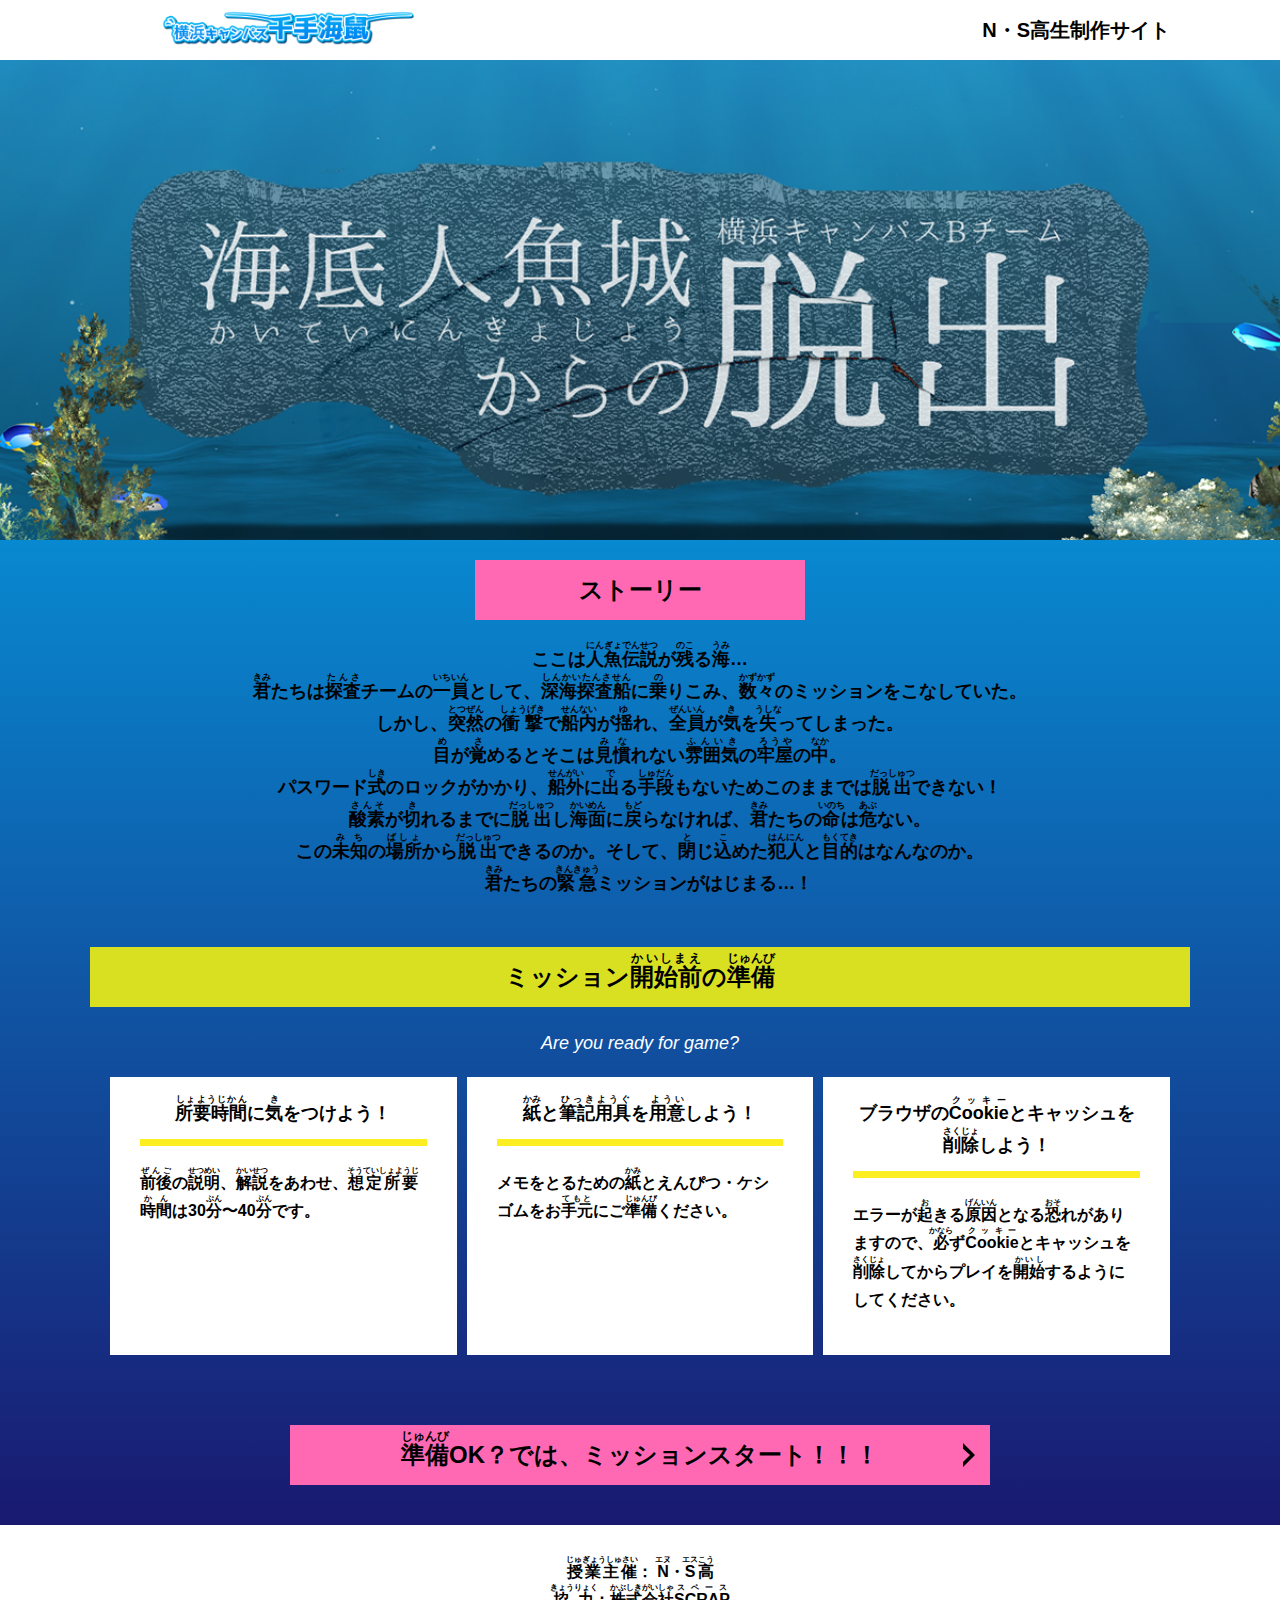
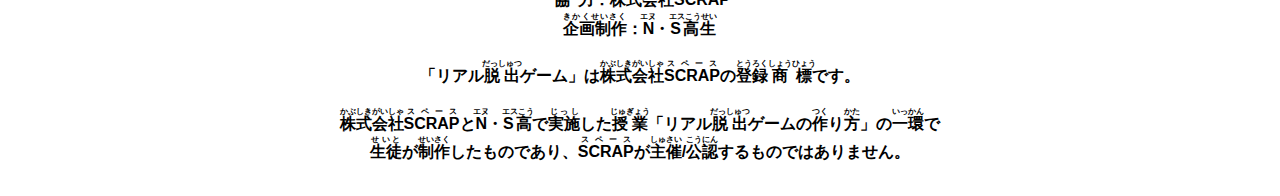
<file: index.html>
<!DOCTYPE html>
<html lang="ja">
<head>
  <meta charset="UTF-8">
  <meta http-equiv="X-UA-Compatible" content="IE=edge">
  <meta name="viewport" content="width=device-width, initial-scale=1.0">
  <title>海底人魚城からの脱出 │ Project N</title>
  <link rel="stylesheet" href="assets/css/normalize.css">
  <link rel="stylesheet" href="assets/css/style.css">
</head>
<body>
  <svg width="0" height="0" class="hidden">
    <symbol xmlns="http://www.w3.org/2000/svg" viewBox="0 0 12.47 24.94" id="arrow" class="arrow_svg">
      <title>arrow</title>
      <polygon points="0 24.94 0 19.66 7.35 12.47 0 5.92 0 0 12.47 12.47 0 24.94"/>
    </symbol>
  </svg>
  <header class="header">
    <div class="container">
      <div class="header__logo"><img src="assets/images/logo.svg" alt="チームロゴ"></div>
      <div class="header__name">N・S高生制作サイト</div>
    </div>
  </header>
  <main class="main main-bgc main-page">
    <!-- タイトルエリア　ここから -->
    <h1 class="main-title"><img src="assets/images/title visual.png" alt="Presented by SCRAP×N・S高リアル脱出ゲーム制作PJ 海底人魚城からの脱出"></h1>
    <!-- タイトルエリア　ここまで -->
    <section class="section　section--story">
      <div class="container">
        <h2 class="section-title section-title--keycolor section-title--story">ストーリー</h2>
        <div class="story">
          <p class="text-center text-center">ここは<ruby>人魚伝説<rt>にんぎょでんせつ</rt></ruby>が<ruby>残<rt>のこ</rt></ruby>る<ruby>海<rt>うみ</rt></ruby>…<br>
            <ruby>君<rt>きみ</rt></ruby>たちは<ruby>探査<rt>たんさ</rt></ruby>チームの<ruby>一員<rt>いちいん</rt></ruby>として、<ruby>深海探査船<rt>しんかいたんさせん</rt></ruby>に<ruby>乗<rt>の</rt></ruby>りこみ、<ruby>数々<rt>かずかず</rt></ruby>のミッションをこなしていた。<br>
            しかし、<ruby>突然<rt>とつぜん</rt></ruby>の<ruby>衝撃<rt>しょうげき</rt></ruby>で<ruby>船内<rt>せんない</rt></ruby>が<ruby>揺<rt>ゆ</rt></ruby>れ、<ruby>全員<rt>ぜんいん</rt></ruby>が<ruby>気<rt>き</rt></ruby>を<ruby>失<rt>うしな</rt></ruby>ってしまった。<br>
            <ruby>目<rt>め</rt></ruby>が<ruby>覚<rt>さ</rt></ruby>めるとそこは<ruby>見慣<rt>みな</rt></ruby>れない<ruby>雰囲気<rt>ふんいき</rt></ruby>の<ruby>牢屋<rt>ろうや</rt></ruby>の<ruby>中<rt>なか</rt></ruby>。<br>
            パスワード<ruby>式<rt>しき</rt></ruby>のロックがかかり、<ruby>船外<rt>せんがい</rt></ruby>に<ruby>出<rt>で</rt></ruby>る<ruby>手段<rt>しゅだん</rt></ruby>もないためこのままでは<ruby>脱出<rt>だっしゅつ</rt></ruby>できない！<br>
            <ruby>酸素<rt>さんそ</rt></ruby>が<ruby>切<rt>き</rt></ruby>れるまでに<ruby>脱出<rt>だっしゅつ</rt></ruby>し<ruby>海面<rt>かいめん</rt></ruby>に<ruby>戻<rt>もど</rt></ruby>らなければ、<ruby>君<rt>きみ</rt></ruby>たちの<ruby>命<rt>いのち</rt></ruby>は<ruby>危<rt>あぶ</rt></ruby>ない。<br>
            この<ruby>未知<rt>みち</rt></ruby>の<ruby>場所<rt>ばしょ</rt></ruby>から<ruby>脱出<rt>だっしゅつ</rt></ruby>できるのか。そして、<ruby>閉<rt>と</rt></ruby>じ<ruby>込<rt>こ</rt></ruby>めた<ruby>犯人<rt>はんにん</rt></ruby>と<ruby>目的<rt>もくてき</rt></ruby>はなんなのか。<br>
          　<ruby>君<rt>きみ</rt></ruby>たちの<ruby>緊急<rt>きんきゅう</rt></ruby>ミッションがはじまる…！
        </div>
      </div>
    </section>
    <section class="section">
      <div class="container">
        <h2 class="section-title">ミッション<ruby>開始前<rt>かいしまえ</rt></ruby>の<ruby>準備<rt>じゅんび</rt></ruby></h2>
        <p class="font-eng text-center bgc-white">Are you ready for game?</p>
        <!--
          class名"row"内のclass名"column"が横並びになります。
          改行する場合は以下のように追加してください。
          <div class="row">
            <div class="column">
              ～ 内容 ～
            </div>
          </div>
        -->
        <div class="row">
          <div class="column">
            <div class="card">
              <h3 class="card__title"><ruby>所要時間<rt>しょようじかん</rt></ruby>に<ruby>気<rt>き</rt></ruby>をつけよう！</h3>
              <p class="card__content"><ruby>前後<rt>ぜんご</rt></ruby>の<ruby>説明<rt>せつめい</rt></ruby>、<ruby>解説<rt>かいせつ</rt></ruby>をあわせ、<ruby>想定所要時間<rt>そうていしょようじかん</rt></ruby>は30<ruby>分<rt>ぷん</rt></ruby>〜40<ruby>分<rt>ぷん</rt></ruby>です。</p>
            </div>
          </div>
          <div class="column">
            <div class="card">
              <h3 class="card__title"><ruby>紙<rt>かみ</rt></ruby>と<ruby>筆記用具<rt>ひっきようぐ</rt></ruby>を<ruby>用意<rt>ようい</rt></ruby>しよう！</h3>
              <p class="card__content">メモをとるための<ruby>紙<rt>かみ</rt></ruby>とえんぴつ・ケシゴムをお<ruby>手元<rt>てもと</rt></ruby>にご<ruby>準備<rt>じゅんび</rt></ruby>ください。</p>
            </div>
          </div>
          <div class="column">
            <div class="card">
              <h3 class="card__title">ブラウザの<ruby>Cookie<rt>クッキー</rt></ruby>とキャッシュを<br><ruby>削除<rt>さくじょ</rt></ruby>しよう！</h3>
              <p class="card__content">エラーが<ruby>起<rt>お</rt></ruby>きる<ruby>原因<rt>げんいん</rt></ruby>となる<ruby>恐<rt>おそ</rt></ruby>れがありますので、<ruby>必<rt>かなら</rt></ruby>ず<ruby>Cookie<rt>クッキー</rt></ruby>とキャッシュを<ruby>削除<rt>さくじょ</rt></ruby>してからプレイを<ruby>開始<rt>かいし</rt></ruby>するようにしてください。</p>
            </div>
          </div>
        </div>
      </div>
    </section>
    <section class="section">
      <div class="container">
        <a class="btn" href="main.html"><ruby>準備<rt>じゅんび</rt></ruby>OK？では、ミッションスタート！！！<svg class="btn__arrow"><use xlink:href="#arrow"></use></svg></a>
      </div>
    </section>
  </main>
  <footer class="footer section">
    <div class="container">
      <p class="text-center"><ruby>授業主催<rt>じゅぎょうしゅさい</rt></ruby>： <ruby>N<rt>エヌ</rt></ruby>・<ruby>S<rt>エス</rt></ruby><ruby>高<rt>こう</rt></ruby><br><ruby>協力<rt>きょうりょく</rt></ruby>：<ruby>株式会社<rt>かぶしきがいしゃ</rt></ruby><ruby>SCRAP<rt>スペース</rt></ruby><br><ruby>企画制作<rt>きかくせいさく</rt></ruby>：<ruby>N<rt>エヌ</rt></ruby>・<ruby>S高生<rt>エスこうせい</rt></ruby></p>
      <p class="text-center">「リアル<ruby>脱出<rt>だっしゅつ</rt></ruby>ゲーム」は<ruby>株式会社<rt>かぶしきがいしゃ</rt></ruby><ruby>SCRAP<rt>スペース</rt></ruby>の<ruby>登録<rt>とうろく</rt></ruby><ruby>商標<rt>しょうひょう</rt></ruby>です。</p>
      <p class="text-center"><ruby>株式会社<rt>かぶしきがいしゃ</rt></ruby><ruby>SCRAP<rt>スペース</rt></ruby>と<ruby>N<rt>エヌ</rt></ruby>・<ruby>S高<rt>エスこう</rt></ruby>で<ruby>実施<rt>じっし</rt></ruby>した<ruby>授業<rt>じゅぎょう</rt></ruby>「リアル<ruby>脱出<rt>だっしゅつ</rt></ruby>ゲームの<ruby>作<rt>つく</rt></ruby>り<ruby>方<rt>かた</rt></ruby>」の<ruby>一環<rt>いっかん</rt></ruby>で<br><ruby>生徒<rt>せいと</rt></ruby>が<ruby>制作<rt>せいさく</rt></ruby>したものであり、<ruby>SCRAP<rt>スペース</rt></ruby>が<ruby>主催<rt>しゅさい</rt></ruby>/<ruby>公認<rt>こうにん</rt></ruby>するものではありません。</p>
    </div>
  </footer>
</body>
</html>
</file>
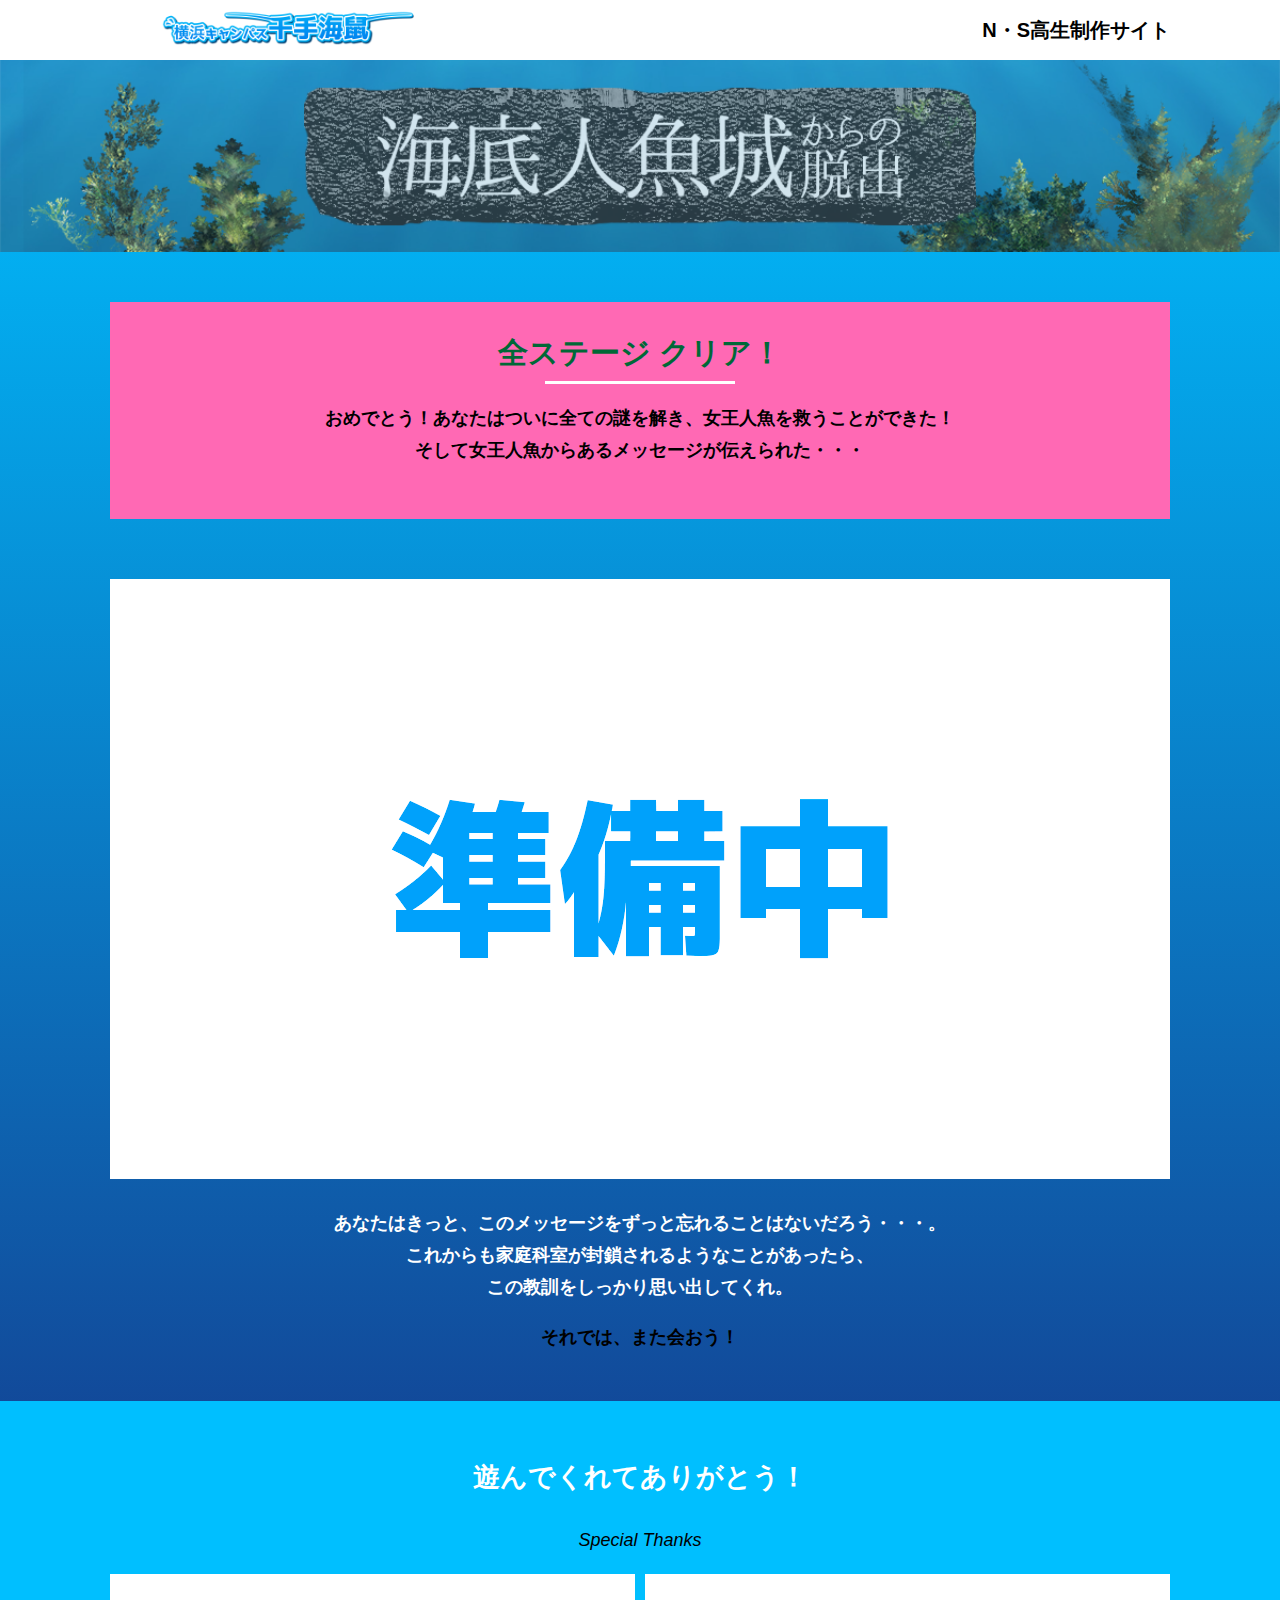
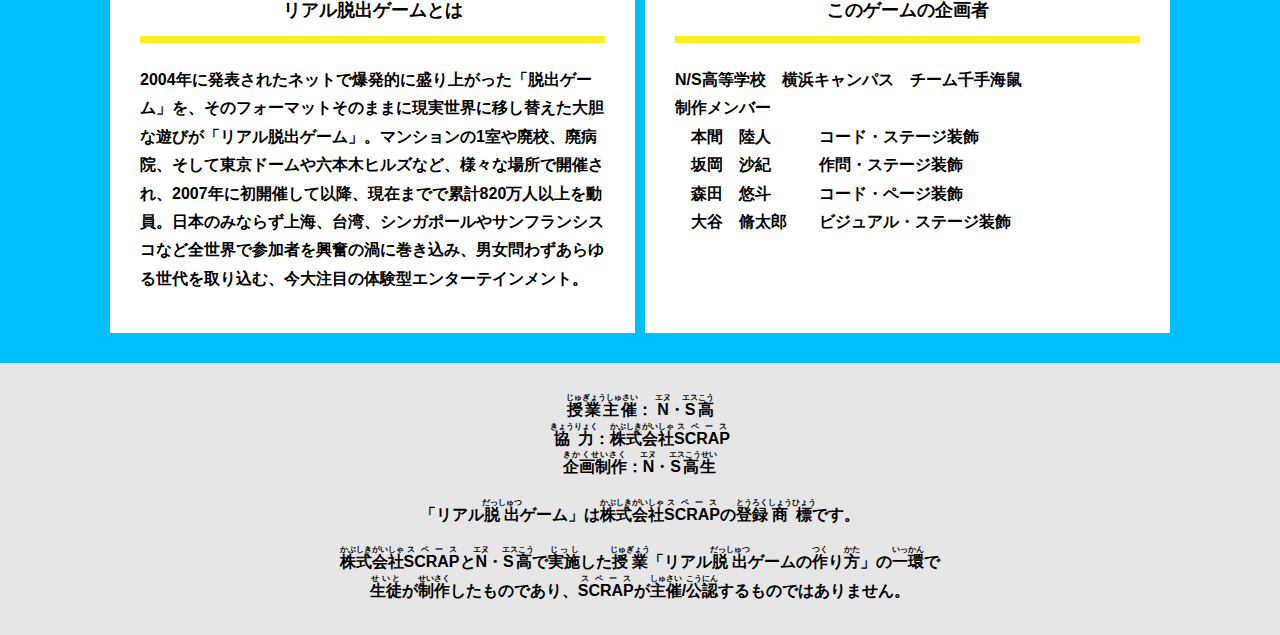
<file: final.html>
<!DOCTYPE html>
<html lang="ja">
<head>
  <meta charset="UTF-8">
  <meta http-equiv="X-UA-Compatible" content="IE=edge">
  <meta name="viewport" content="width=device-width, initial-scale=1.0">
  <title>海底人魚城からの脱出 │ Project N</title>
  <link rel="stylesheet" href="assets/css/normalize.css">
  <link rel="stylesheet" href="assets/css/style.css">
</head>
<body>
  <header class="header">
    <div class="container">
      <div class="header__logo"><img src="assets/images/logo.svg" alt="チームロゴ"></div>
      <div class="header__name">N・S高生制作サイト</div>
    </div>
  </header>
  <main class="main main-bgc final-page">
    <!-- タイトルエリア　ここから -->
    <h1 class="main-title"><img src="assets/images/header.png" alt="海底人魚城からの脱出"></h1>
    <!-- タイトルエリア　ここまで -->
    <section class="section">
      <div class="container">
        <div class="box bg-color--subcolor">
          <h2 class="section-title--border">全ステージ クリア！</h2>
          <p class="text-center">おめでとう！あなたはついに全ての謎を解き、女王人魚を救うことができた！<br>
            そして女王人魚からあるメッセージが伝えられた・・・</p>
        </div>
      </div>
    </section>
    <section class="section">
      <div class="container">
          <figure class="image__container">
             <img src="assets/images/Jummbi.png" alt="">
          </figure>

<!--  YouTube貼り付け
            <div class="youtube__container">
              <div class="youtube">
                <iframe width="560" height="315" src="https://www.youtube.com/embed/IRyJe-0Uie0?controls=0" title="YouTube video player" frameborder="0" allow="accelerometer; autoplay; clipboard-write; encrypted-media; gyroscope; picture-in-picture" allowfullscreen></iframe>
              </div>
            </div>
Youtube貼り付けここまで-->
      </div>
        <p class="text-center bgc-white">あなたはきっと、このメッセージをずっと忘れることはないだろう・・・。<br>
          これからも家庭科室が封鎖されるようなことがあったら、<br>
          この教訓をしっかり思い出してくれ。</p>
        <p class="text-center">それでは、また会おう！</p>
      </div>
    </section>
    <section class="section bg-color--keycolor">
      <div class="container">
        <h2 class="text-center bgc-white">遊んでくれてありがとう！</h2>
        <p class="font-eng text-center">Special Thanks</p>
        <div class="row">
          <div class="column">
            <div class="card">
              <h3 class="card__title">リアル脱出ゲームとは</h3>
              <p class="card__content">2004年に発表されたネットで爆発的に盛り上がった「脱出ゲーム」を、そのフォーマットそのままに現実世界に移し替えた大胆な遊びが「リアル脱出ゲーム」。マンションの1室や廃校、廃病院、そして東京ドームや六本木ヒルズなど、様々な場所で開催され、2007年に初開催して以降、現在までで累計820万人以上を動員。日本のみならず上海、台湾、シンガポールやサンフランシスコなど全世界で参加者を興奮の渦に巻き込み、男女問わずあらゆる世代を取り込む、今大注目の体験型エンターテインメント。</p>
            </div>
          </div>
          <div class="column">
            <div class="card">
              <h3 class="card__title">このゲームの企画者</h3>
              <p class="card__content">N/S高等学校　横浜キャンパス　チーム千手海鼠<br>
                制作メンバー<br>
               　本間　陸人　　　コード・ステージ装飾<br>
               　坂岡　沙紀　　　作問・ステージ装飾<br>
               　森田　悠斗　　　コード・ページ装飾<br>
               　大谷　脩太郎　　ビジュアル・ステージ装飾</p>
            </div>
          </div>
        </div>
      </div>
    </section>
  </main>
  <footer class="footer section bg-color--gray">
    <div class="container">
      <p class="text-center"><ruby>授業主催<rt>じゅぎょうしゅさい</rt></ruby>： <ruby>N<rt>エヌ</rt></ruby>・<ruby>S<rt>エス</rt></ruby><ruby>高<rt>こう</rt></ruby><br><ruby>協力<rt>きょうりょく</rt></ruby>：<ruby>株式会社<rt>かぶしきがいしゃ</rt></ruby><ruby>SCRAP<rt>スペース</rt></ruby><br><ruby>企画制作<rt>きかくせいさく</rt></ruby>：<ruby>N<rt>エヌ</rt></ruby>・<ruby>S高生<rt>エスこうせい</rt></ruby></p>
      <p class="text-center">「リアル<ruby>脱出<rt>だっしゅつ</rt></ruby>ゲーム」は<ruby>株式会社<rt>かぶしきがいしゃ</rt></ruby><ruby>SCRAP<rt>スペース</rt></ruby>の<ruby>登録<rt>とうろく</rt></ruby><ruby>商標<rt>しょうひょう</rt></ruby>です。</p>
      <p class="text-center"><ruby>株式会社<rt>かぶしきがいしゃ</rt></ruby><ruby>SCRAP<rt>スペース</rt></ruby>と<ruby>N<rt>エヌ</rt></ruby>・<ruby>S高<rt>エスこう</rt></ruby>で<ruby>実施<rt>じっし</rt></ruby>した<ruby>授業<rt>じゅぎょう</rt></ruby>「リアル<ruby>脱出<rt>だっしゅつ</rt></ruby>ゲームの<ruby>作<rt>つく</rt></ruby>り<ruby>方<rt>かた</rt></ruby>」の<ruby>一環<rt>いっかん</rt></ruby>で<br><ruby>生徒<rt>せいと</rt></ruby>が<ruby>制作<rt>せいさく</rt></ruby>したものであり、<ruby>SCRAP<rt>スペース</rt></ruby>が<ruby>主催<rt>しゅさい</rt></ruby>/<ruby>公認<rt>こうにん</rt></ruby>するものではありません。</p>
    </div>
  </footer>
</body>
</html>
</file>
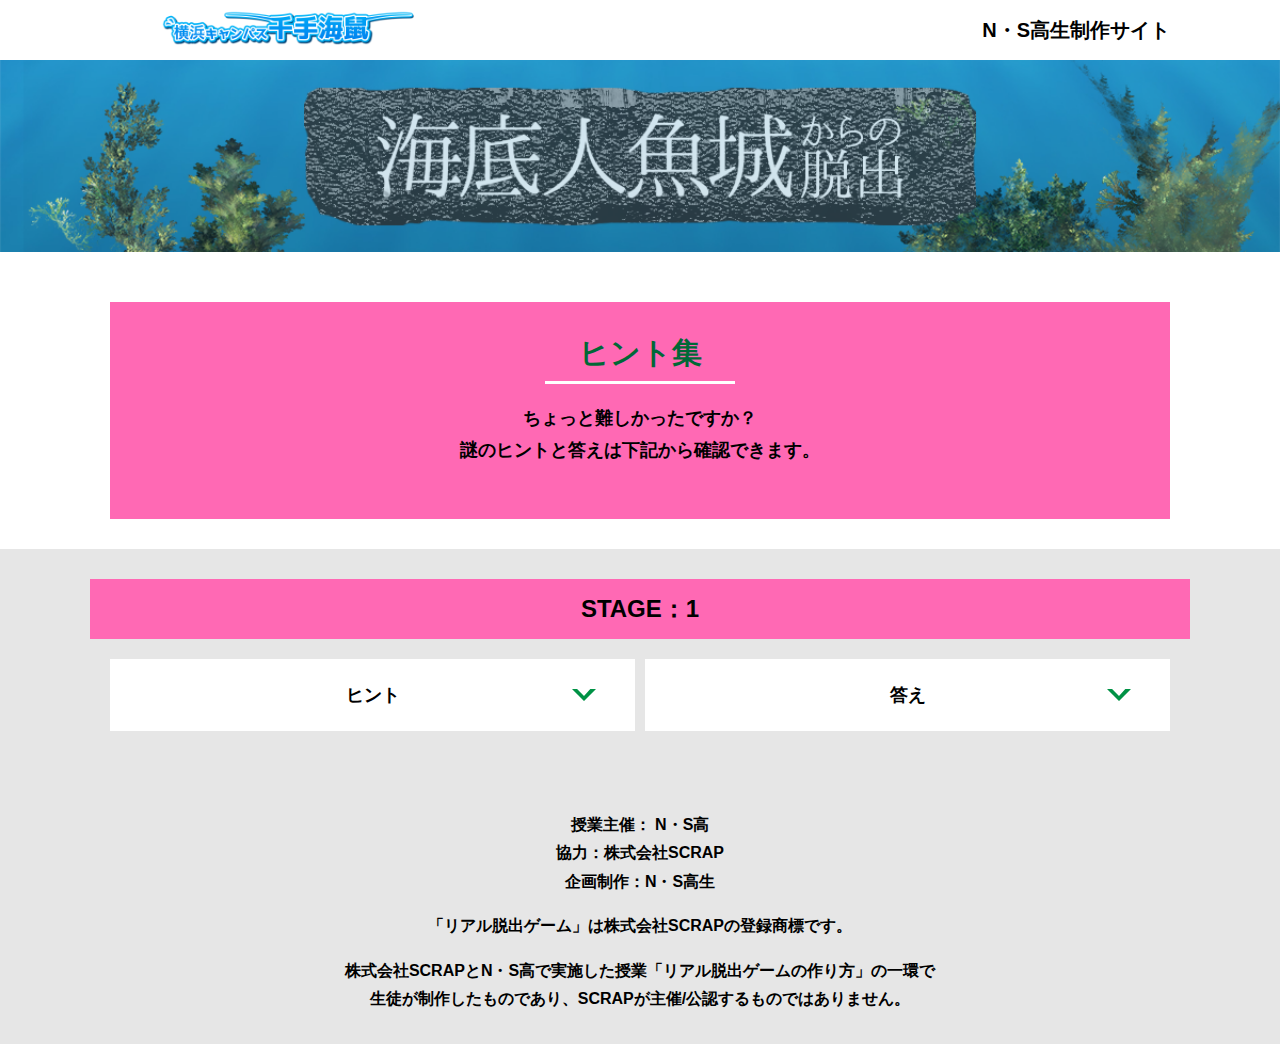
<file: hint1.html>
<!DOCTYPE html>
<html lang="ja">
<head>
  <meta charset="UTF-8">
  <meta http-equiv="X-UA-Compatible" content="IE=edge">
  <meta name="viewport" content="width=device-width, initial-scale=1.0">
  <title>ヒント │ 海底人魚城からの脱出 │ Project N</title>
  <link rel="stylesheet" href="assets/css/normalize.css">
  <link rel="stylesheet" href="assets/css/style.css">
</head>
<body>
  <svg width="0" height="0" class="hidden">
    <symbol xmlns="http://www.w3.org/2000/svg" viewBox="0 0 12.47 24.94" id="arrow" class="arrow_svg">
      <title>arrow</title>
      <polygon points="0 24.94 0 19.66 7.35 12.47 0 5.92 0 0 12.47 12.47 0 24.94"/>
    </symbol>
  </svg>
  <header class="header">
    <div class="container">
      <div class="header__logo"><img src="assets/images/logo.svg" alt="チームロゴ"></div>
      <div class="header__name">N・S高生制作サイト</div>
    </div>
  </header>
  <main class="main hint-page">
    <!-- タイトルエリア　ここから -->
    <h1 class="main-title"><img src="assets/images/header.png" alt="封鎖された家庭科室からの脱出"></h1>
    <!-- タイトルエリア　ここまで -->
    <section class="section">
      <div class="container">
        <div class="box bg-color--subcolor">
          <h2 class="section-title--border">ヒント集</h2>
          <p class="text-center">ちょっと難しかったですか？<br>
            謎のヒントと答えは下記から確認できます。</p>
        </div>
      </div>
    </section>
    <!-- STAGE1ヒント　ここから -->
    <section id="stage1" class="section bg-color--gray">
      <div class="container">
        <h2 class="section-title section-title--keycolor">STAGE：1</h2>
        <div class="row">
          <div class="column">
            <div class="card">
              <h3 class="card__title">ヒント<svg class="card__arrow"><use xlink:href="#arrow"></use></svg></h3>
              <p class="card__content">
               <ruby><rb>海</rb><rp>(</rp><rt>うみ</rt><rp>)</rp></ruby>と<ruby><rb>関係</rb><rp>(</rp><rt>かんけい</rt><rp>)</rp></ruby>があるもの。
              </p>
            </div>
          </div>
          <div class="column">
            <div class="card">
              <h3 class="card__title">答え<svg class="card__arrow"><use xlink:href="#arrow"></use></svg></h3>
              <p class="card__content">サンゴ</p>
            </div>
          </div>
        </div>
      </div>
    </section>
    <!-- STAGE1ヒント　ここまで -->
  </main>
  <footer class="footer section bg-color--gray">
    <div class="container">
        <p class="text-center">授業主催： N・S高<br>協力：株式会社SCRAP<br>企画制作：N・S高生</p>
        <p class="text-center">「リアル脱出ゲーム」は株式会社SCRAPの登録商標です。</p>
        <p class="text-center">株式会社SCRAPとN・S高で実施した授業「リアル脱出ゲームの作り方」の一環で<br>生徒が制作したものであり、SCRAPが主催/公認するものではありません。</p>
    </div>
  </footer>
  <script src="assets/js/hint.js"></script>
</body>
</html>
</file>
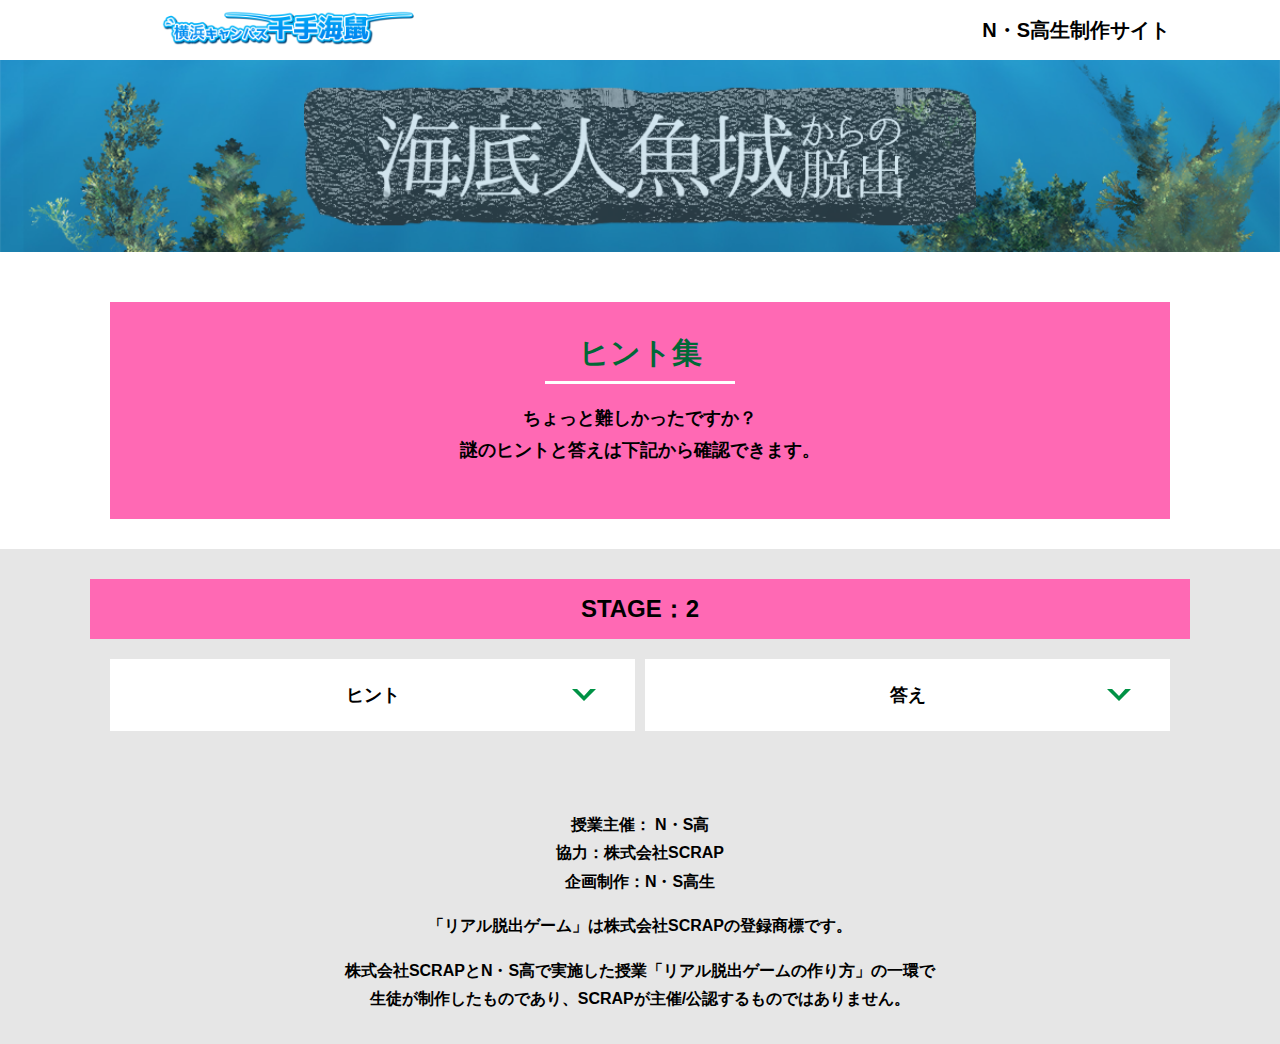
<file: hint2.html>
<!DOCTYPE html>
<html lang="ja">
<head>
  <meta charset="UTF-8">
  <meta http-equiv="X-UA-Compatible" content="IE=edge">
  <meta name="viewport" content="width=device-width, initial-scale=1.0">
  <title>ヒント │ 海底人魚城からの脱出 │ Project N</title>
  <link rel="stylesheet" href="assets/css/normalize.css">
  <link rel="stylesheet" href="assets/css/style.css">
</head>
<body>
  <svg width="0" height="0" class="hidden">
    <symbol xmlns="http://www.w3.org/2000/svg" viewBox="0 0 12.47 24.94" id="arrow" class="arrow_svg">
      <title>arrow</title>
      <polygon points="0 24.94 0 19.66 7.35 12.47 0 5.92 0 0 12.47 12.47 0 24.94"/>
    </symbol>
  </svg>
  <header class="header">
    <div class="container">
      <div class="header__logo"><img src="assets/images/logo.svg" alt="チームロゴ"></div>
      <div class="header__name">N・S高生制作サイト</div>
    </div>
  </header>
  <main class="main hint-page">
    <!-- タイトルエリア　ここから -->
    <h1 class="main-title"><img src="assets/images/header.png" alt="封鎖された家庭科室からの脱出"></h1>
    <!-- タイトルエリア　ここまで -->
    <section class="section">
      <div class="container">
        <div class="box bg-color--subcolor">
          <h2 class="section-title--border">ヒント集</h2>
          <p class="text-center">ちょっと難しかったですか？<br>
            謎のヒントと答えは下記から確認できます。</p>
        </div>
      </div>
    </section>
    <!-- STAGE2ヒント　ここから -->
    <section id="stage2" class="section bg-color--gray">
      <div class="container">
        <h2 class="section-title section-title--keycolor">STAGE：2</h2>
        <div class="row">
          <div class="column">
            <div class="card">
              <h3 class="card__title">ヒント<svg class="card__arrow"><use xlink:href="#arrow"></use></svg></h3>
              <p class="card__content">
                <ruby><rb>数字</rb><rp>(</rp><rt>すうじ</rt><rp>)</rp></ruby>の<ruby><rb>数</rb><rp>(</rp><rt>かず</rt><rp>)</rp></ruby>と<ruby><rb>文字</rb><rp>(</rp><rt>もじ</rt><rp>)</rp></ruby>の<ruby><rb>数</rb><rp>(</rp><rt>かず</rt><rp>)</rp></ruby>のつながりを<ruby><rb>考</rb><rp>(</rp><rt>かんが</rt><rp>)</rp></ruby>えてみよう。
              </p>
            </div>
              
 <!-- 2-2ヒント追加
            <div class="card">
              <h3 class="card__title">2-2ヒント<svg class="card__arrow"><use xlink:href="#arrow"></use></svg></h3>
              <p class="card__content">テキストテキストテキストテキストテキストテキストテキストテキストテキストテキスト</p>
            </div>
2-2ヒント追加ここまで -->

 <!-- 2-3ヒント追加
        　　 <div class="card">
              <h3 class="card__title">2-3ヒント<svg class="card__arrow"><use xlink:href="#arrow"></use></svg></h3>
              <p class="card__content">テキストテキストテキストテキストテキストテキストテキストテキストテキストテキスト</p>
            </div>
2-3ヒント追加ここまで -->
              
          </div>
          <div class="column">
            <div class="card">
              <h3 class="card__title">答え<svg class="card__arrow"><use xlink:href="#arrow"></use></svg></h3>
              <p class="card__content">プラスチック</p>
            </div>
              
<!-- 2-2答え追加
            <div class="card">
              <h3 class="card__title">2-2答え<svg class="card__arrow"><use xlink:href="#arrow"></use></svg></h3>
              <p class="card__content">ううう</p>
            </div>
2-2答え追加ここまで -->
              
<!-- 2-3答え追加          
            <div class="card">
              <h3 class="card__title">2-3答え<svg class="card__arrow"><use xlink:href="#arrow"></use></svg></h3>
              <p class="card__content">ううう</p>
            </div>
2-3答え追加ここまで -->
              
          </div>
        </div>
      </div>
    </section>
    <!-- STAGE2ヒント　ここまで -->
  </main>
  <footer class="footer section bg-color--gray">
    <div class="container">
        <p class="text-center">授業主催： N・S高<br>協力：株式会社SCRAP<br>企画制作：N・S高生</p>
        <p class="text-center">「リアル脱出ゲーム」は株式会社SCRAPの登録商標です。</p>
        <p class="text-center">株式会社SCRAPとN・S高で実施した授業「リアル脱出ゲームの作り方」の一環で<br>生徒が制作したものであり、SCRAPが主催/公認するものではありません。</p>
    </div>
  </footer>
  <script src="assets/js/hint.js"></script>
</body>
</html>
</file>
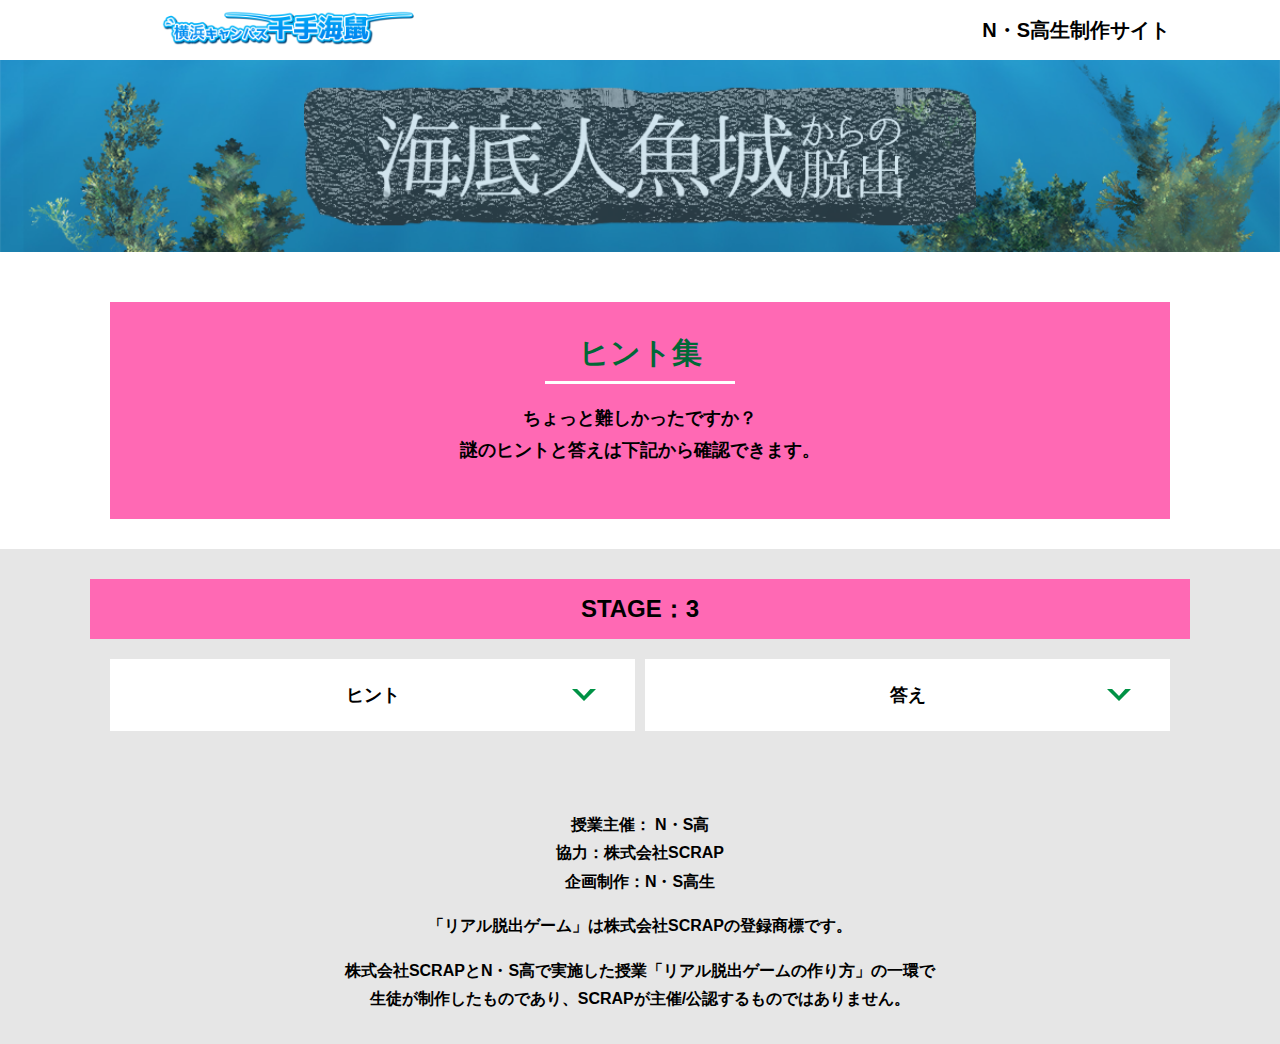
<file: hint3.html>
<!DOCTYPE html>
<html lang="ja">
<head>
  <meta charset="UTF-8">
  <meta http-equiv="X-UA-Compatible" content="IE=edge">
  <meta name="viewport" content="width=device-width, initial-scale=1.0">
  <title>ヒント │ 海底人魚城からの脱出 │ Project N</title>
  <link rel="stylesheet" href="assets/css/normalize.css">
  <link rel="stylesheet" href="assets/css/style.css">
</head>
<body>
  <svg width="0" height="0" class="hidden">
    <symbol xmlns="http://www.w3.org/2000/svg" viewBox="0 0 12.47 24.94" id="arrow" class="arrow_svg">
      <title>arrow</title>
      <polygon points="0 24.94 0 19.66 7.35 12.47 0 5.92 0 0 12.47 12.47 0 24.94"/>
    </symbol>
  </svg>
  <header class="header">
    <div class="container">
      <div class="header__logo"><img src="assets/images/logo.svg" alt="チームロゴ"></div>
      <div class="header__name">N・S高生制作サイト</div>
    </div>
  </header>
  <main class="main hint-page">
    <!-- タイトルエリア　ここから -->
    <h1 class="main-title"><img src="assets/images/header.png" alt="海底人魚城からの脱出"></h1>
    <!-- タイトルエリア　ここまで -->
    <section class="section">
      <div class="container">
        <div class="box bg-color--subcolor">
          <h2 class="section-title--border">ヒント集</h2>
          <p class="text-center">ちょっと難しかったですか？<br>
            謎のヒントと答えは下記から確認できます。</p>
        </div>
      </div>
    </section>
    <!-- STAGE3ヒント　ここから -->
    <section id="stage3" class="section bg-color--gray">
      <div class="container">
        <h2 class="section-title section-title--keycolor">STAGE：3</h2>
        <div class="row">
          <div class="column">
            <div class="card">
              <h3 class="card__title">ヒント<svg class="card__arrow"><use xlink:href="#arrow"></use></svg></h3>
               <p class="card__content">
                 <img src="assets/images/hint3.jpg" alt="">
               </p>
            </div>
              
 <!-- 3-2ヒント追加
            <div class="card">
              <h3 class="card__title">3-2ヒント<svg class="card__arrow"><use xlink:href="#arrow"></use></svg></h3>
              <p class="card__content">テキストテキストテキストテキストテキストテキストテキストテキストテキストテキスト</p>
            </div>
3-2ヒント追加ここまで -->

 <!-- 3-3ヒント追加
        　　 <div class="card">
              <h3 class="card__title">3-3ヒント<svg class="card__arrow"><use xlink:href="#arrow"></use></svg></h3>
              <p class="card__content">テキストテキストテキストテキストテキストテキストテキストテキストテキストテキスト</p>
            </div>
3-3ヒント追加ここまで -->
              
          </div>
          <div class="column">
            <div class="card">
              <h3 class="card__title">答え<svg class="card__arrow"><use xlink:href="#arrow"></use></svg></h3>
              <p class="card__content">しんかいをまもろう</p>
            </div>

 <!-- 3-2答え追加
            <div class="card">
              <h3 class="card__title">3-2答え<svg class="card__arrow"><use xlink:href="#arrow"></use></svg></h3>
              <p class="card__content">ううう</p>
            </div>
3-2答え追加ここまで -->
              
<!-- 3-3答え追加          
            <div class="card">
              <h3 class="card__title">2-3答え<svg class="card__arrow"><use xlink:href="#arrow"></use></svg></h3>
              <p class="card__content">ううう</p>
            </div>
3-3答え追加ここまで -->
              
          </div>
        </div>
      </div>
    </section>
    <!-- STAGE3ヒント　ここまで -->
  </main>
  <footer class="footer section bg-color--gray">
    <div class="container">
        <p class="text-center">授業主催： N・S高<br>協力：株式会社SCRAP<br>企画制作：N・S高生</p>
        <p class="text-center">「リアル脱出ゲーム」は株式会社SCRAPの登録商標です。</p>
        <p class="text-center">株式会社SCRAPとN・S高で実施した授業「リアル脱出ゲームの作り方」の一環で<br>生徒が制作したものであり、SCRAPが主催/公認するものではありません。</p>
    </div>
  </footer>
  <script src="assets/js/hint.js"></script>
</body>
</html>
</file>
<file: assets/css/style.css>
@charset "UTF-8";
/****************************
 * 共通CSSのテンプレートです。
*****************************/
.main-bgc{
background: linear-gradient(#00bfff, #191970);
}

.main-bgc2{
background: linear-gradient(#191970, #000000);
}

*,
*::before,
*::after {
  -webkit-box-sizing: border-box;
          box-sizing: border-box;
}

.bgc{
  background-color:red;
}

html {
  font-size: 18px;
  -webkit-box-sizing: border-box;
          box-sizing: border-box;
}

body {
  overflow-x: hidden;
  font-family: "游ゴシック体", "Yu Gothic", YuGothic, "ヒラギノ角ゴ Pro", "Hiragino Kaku Gothic Pro", "メイリオ", "Meiryo", sans-serif;
  font-size: 18px;
  line-height: 1.77778;
  font-weight: bold;
  text-decoration: none;
  border: none;
  list-style: none;
  color: black;
  margin: 0;
}

img {
  width: 100%;
}

figure {
  margin: 0;
}

figcaption {
  margin-top: 30px;
  font-size: 14px;
}

@media screen and (max-width: 767px) {
  figcaption {
    font-size: 13px;
  }
}

input[type=text] {
  font-size: 18px;
  border: none;
  padding: 25px 35px;
  display: block;
  margin: 0 auto;
  max-width: 580px;
  width: 100%;
}

::-webkit-input-placeholder {
  color: #999;
}

:-ms-input-placeholder {
  color: #999;
}

::-ms-input-placeholder {
  color: #999;
}

::placeholder {
  color: #999;
}

button {
  cursor: pointer;
  display: block;
  border: none;
  margin: 0 auto;
  background-color: #006837;
  color: #fff;
  width: 287px;
  height: 55px;
}

.bgc-white{
  color: #fff;
}

/*******************
* Layout
*******************/
.section {
  padding-top: 30px;
  padding-bottom: 30px;
}

.section--clear {
  /* ステージクリア画面 */
  position: fixed;
  display: none;
  /* 読み込み時に一瞬表示されるのを防ぐ */
  -webkit-box-pack: center;
      -ms-flex-pack: center;
          justify-content: center;
  -webkit-box-align: center;
      -ms-flex-align: center;
          align-items: center;
  top: 0;
  bottom: 0;
  left: 0;
  right: 0;
  z-index: 200;
}

.section--clear.isClear {
  display: -webkit-box;
  display: -ms-flexbox;
  display: flex;
}

.container {
  width: 1100px;
  padding-left: 20px;
  padding-right: 20px;
  margin: 0 auto;
}

@media screen and (max-width: 1100px) {
  .container {
    width: calc(100% - 40px);
  }
}

.row {
  display: -webkit-box;
  display: -ms-flexbox;
  display: flex;
  -ms-flex-line-pack: stretch;
      align-content: stretch;
  gap: 10px;
}

.row + .row {
  margin-top: 20px;
}

.column {
  width: 100%;
}

.card {
  background-color: #fff;
  margin-bottom: 20px;
  height: 100%;
}

.card__title {
  font-size: 18px;
  text-align: center;
  margin: 0;
  padding: 20px 30px;
  position: relative;
  cursor: pointer;
}

.card__content {
  -webkit-transition: all 0.3s;
  transition: all 0.3s;
  font-size: 16px;
  padding: 20px 30px;
  margin: 0;
  position: relative;
}

.card__content::before {
  display: block;
  content: '';
  width: calc(100% - 60px);
  height: 7px;
  background-color: #fcee21;
  position: absolute;
  top: -10px;
  left: 30px;
}

.hint-page .card {
  height: auto;
}

.hint-page .card__content {
  display: none;
  text-align: center;
}

.hint-page .card__arrow {
  position: absolute;
  top: calc(50% - 12px);
  right: 45px;
  -webkit-transform: rotate(90deg);
          transform: rotate(90deg);
  -webkit-transition: all 0.3s;
  transition: all 0.3s;
  fill: #009245;
  width: 12px;
  height: 24px;
}

.hint-page .card.is-open .card__content {
  display: block;
}

.hint-page .card.is-open .card__arrow {
  -webkit-transform: rotate(-90deg);
          transform: rotate(-90deg);
}

.box {
  padding: 35px 30px;
}

.youtube {
  position: relative;
  width: 100%;
  padding-top: 56.25%;
}

.youtube iframe {
  position: absolute;
  top: 0;
  left: 0;
  width: 100%;
  height: 100%;
}

.youtube__container {
  max-width: 800px;
  margin: 0 auto;
}

/*********************
* Color
*********************/
.bg-color--keycolor {
  background-color: #00bfff;
}

.bg-color--subcolor {
  background-color: #ff69b4;
}

.bg-color--gray {
  background-color: #e6e6e6;
}

.bg-color--blue {
  background-color: blue;
}

/*********************
* title
**********************/
.main-title {
  margin: 0;
}

.sub-title {
  text-align: center;
  font-size: 18px;
  line-height: 1.66667;
}

.sub-title__bg {
  background-color: #fcee21;
  padding-left: 1rem;
  padding-right: 1rem;
}

.section-title {
  font-size: 24px;
  line-height: 1.75;
  text-align: center;
  padding: 9px 20px;
  background-color: #d9e021;
  margin: 0 -20px 20px -20px;
}

.section-title__stage {
  display: inline-block;
  margin-right: 2rem;
}

.section-title--keycolorlight {
  background-color: hotpink;
}

.section-title--keycolorlight .section-title__stage {
  color: #fff;
}

.section-title--keycolor {
  background-color: hotpink;
}

.section-title--story {
  width: 330px;
  margin: 0 auto 20px;
}

.section-title--border {
  position: relative;
  font-size: 30px;
  text-align: center;
  line-height: 1.06667;
  margin: 0;
  padding-bottom: 15px;
  color: #006837;
}

.section-title--border::after {
  position: absolute;
  bottom: 0;
  left: calc(50% - 95px);
  display: block;
  content: '';
  background-color: #fff;
  height: 2.6px;
  width: 190px;
}

/******************
* text
******************/
.font-eng {
  font-style: italic;
  font-weight: normal;
}

/*************************
* Button
*************************/
.btn {
  display: block;
  text-decoration: none;
  cursor: pointer;
  background-color: hotpink;
  color: #000;
  font-size: 24px;
  line-height: 1.54167;
  text-align: center;
  padding: 11.5px;
  width: calc(100% - 40px);
  max-width: 700px;
  margin: 10px auto;
  position: relative;
}

.btn:hover {
  opacity: 0.7;
}

.btn__arrow {
  position: absolute;
  top: calc(50% - 12px);
  right: 15px;
  fill: #000;
  width: 12px;
  height: 24px;
}

/****************
* header
*****************/
.header {
  background-color: #fff;
  height: 60px;
}

.header .container {
  display: -webkit-box;
  display: -ms-flexbox;
  display: flex;
  -webkit-box-pack: justify;
      -ms-flex-pack: justify;
          justify-content: space-between;
  -webkit-box-align: center;
      -ms-flex-align: center;
          align-items: center;
  height: 100%;
}

.header__logo {
  width: 330px;
  height: 42px;
}

.header__name {
  font-size: 20px;
  line-height: 1.1;
}

.footer {
  font-size: 16px;
}

.footer p:first-child {
  margin-top: 0;
}

.footer p:last-child {
  margin-bottom: 0;
}

/********************
* main
********************/
.story__note {
  margin: 0;
}

.story__note__outer {
  width: 860px;
  display: -webkit-box;
  display: -ms-flexbox;
  display: flex;
  padding: 20px;
  margin: 20px auto;
  -webkit-box-pack: center;
      -ms-flex-pack: center;
          justify-content: center;
}

@media screen and (max-width: 940px) {
  .story__note__outer {
    width: 100%;
  }
}

.stage-column__container + .stage-column__container {
  border-top: 2px solid #fff;
}

.answer {
  font-size: 18px;
  margin-bottom: 20px;
  line-height: 80px;
  word-spacing: 20px;
}

.err-message {
  color: #c1272d;
  font-size: 18px;
  text-align: center;
}

.link-hint {
  text-align: center;
  display: block;
  margin-top: 20px;
}

.clear-message {
  background-color: #d9e021;
  padding: 30px 30px 60px;
  position: relative;
}

.clear-message__title {
  position: relative;
  display: block;
  text-align: center;
  color: #006837;
  font-size: 30px;
  padding-bottom: 10px;
  margin-bottom: 35px;
}

.clear-message__title::after {
  content: '';
  position: absolute;
  display: block;
  width: 183px;
  height: 2px;
  background-color: #fff;
  bottom: 0;
  left: calc(50% - (183px/2));
}

.clear-message__content {
  text-align: center;
}

.clear-message__btn {
  position: absolute;
  bottom: -30px;
  left: calc(50% - 144px);
  width: 288px;
  margin: 0;
}

/********************
* Utility
********************/
.text-center {
  text-align: center;
}

.text-left {
  text-align: left;
}

.text-right {
  text-align: right;
}

.hidden {
  display: none;
}
/*# sourceMappingURL=style.css.map */
</file>
